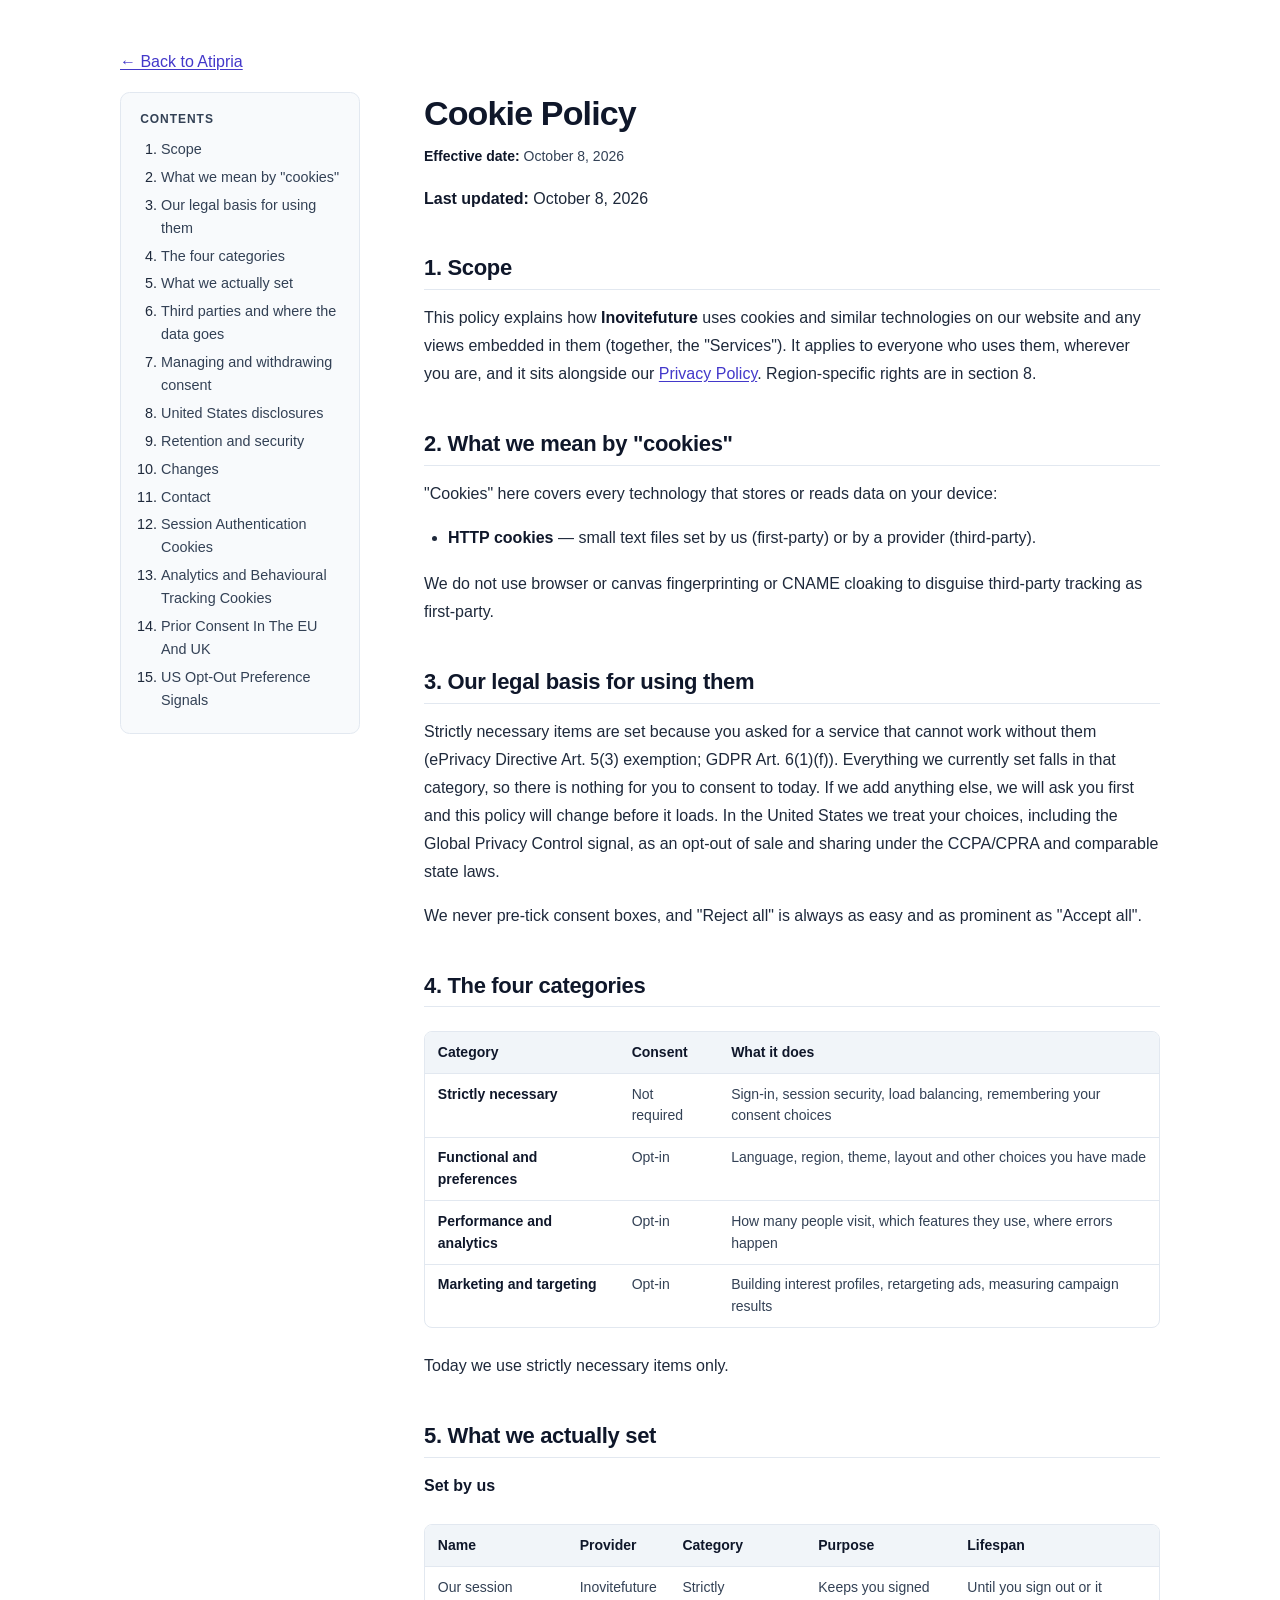
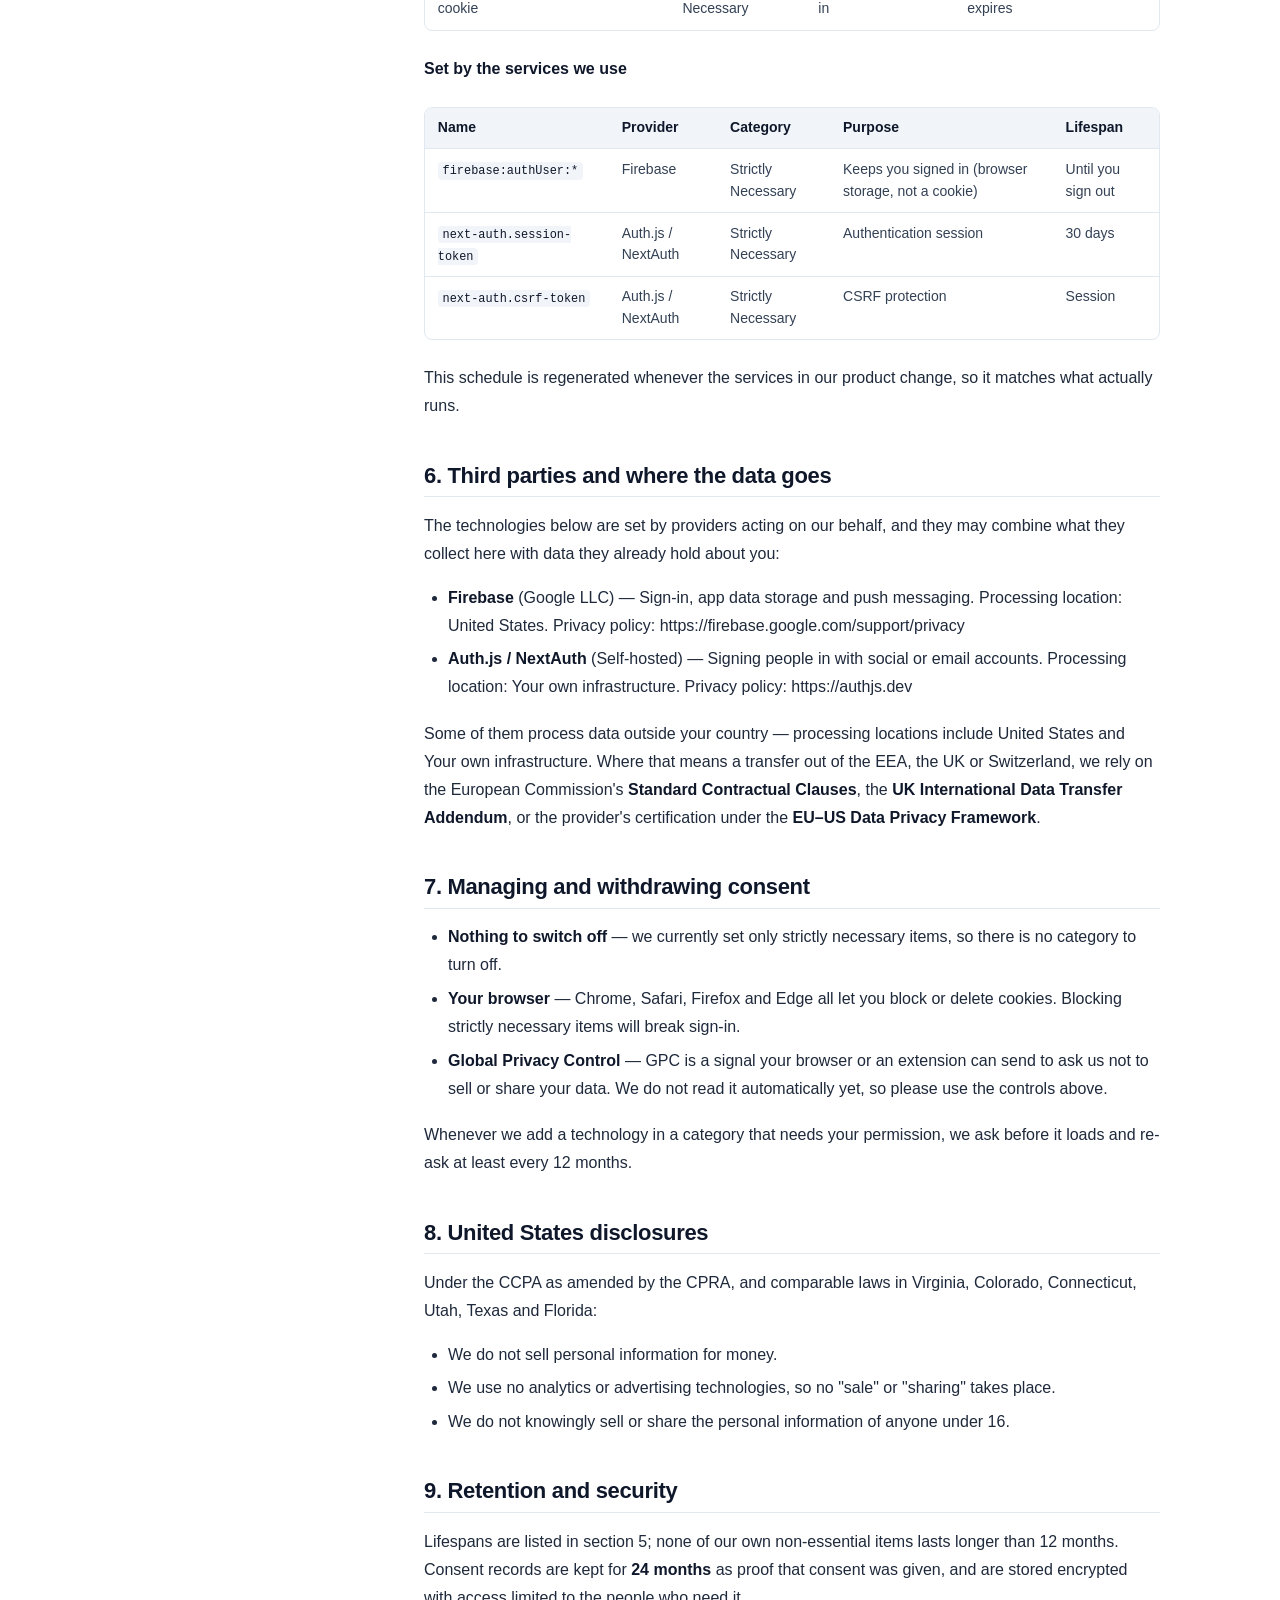
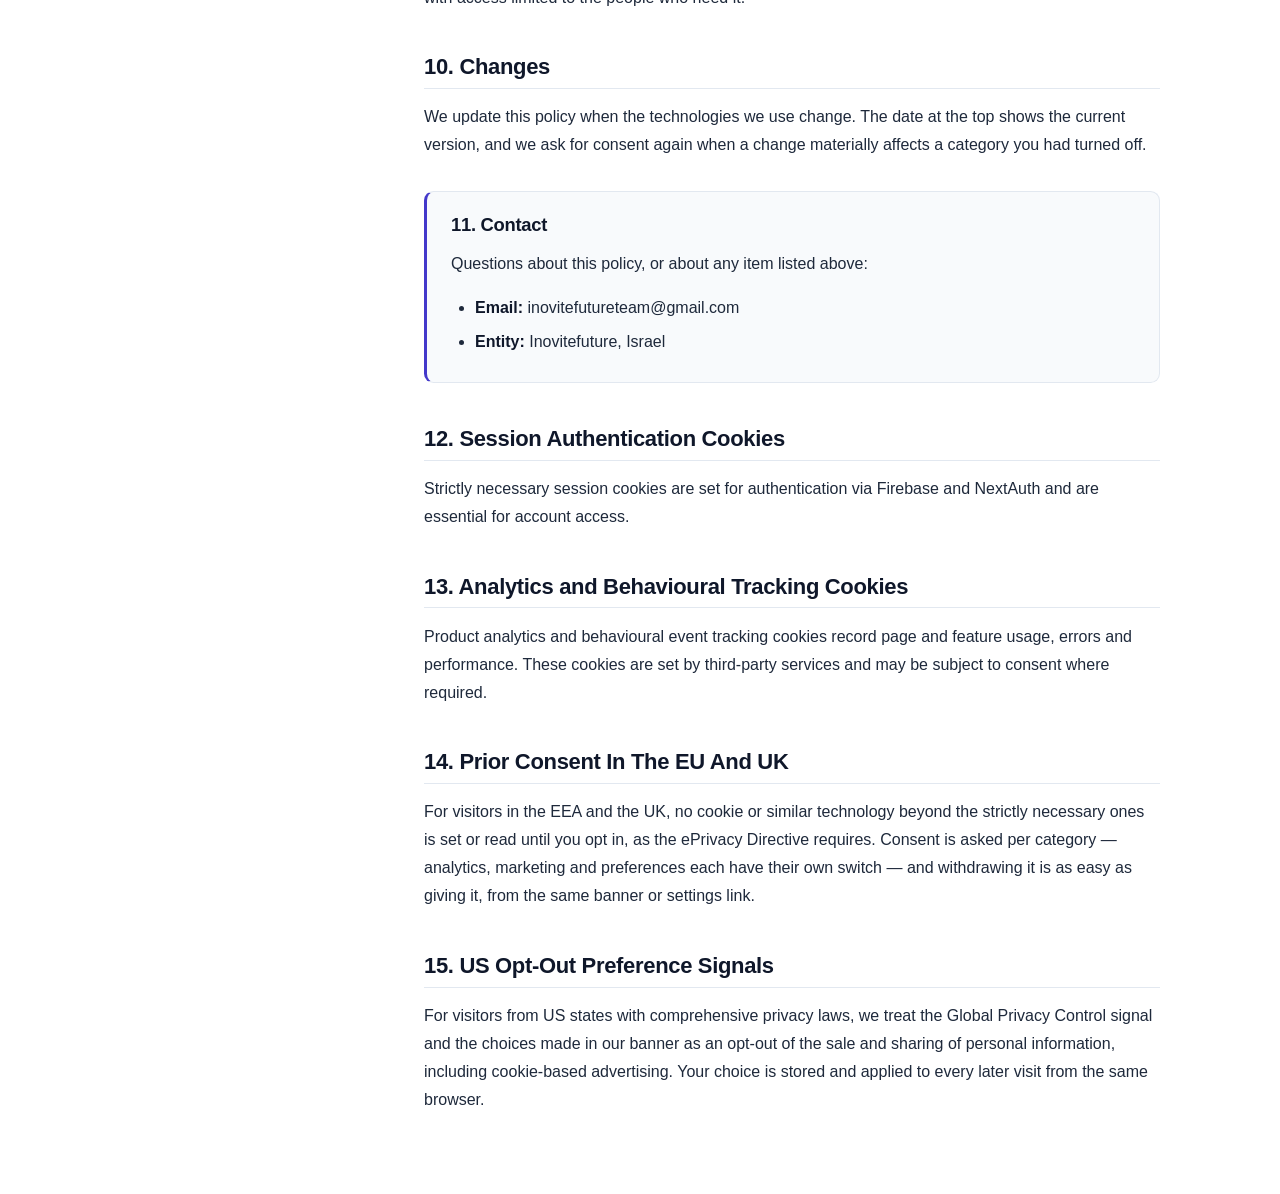
<file: Atipria Cookie Policy.html>
<!DOCTYPE html>

<html dir="ltr" lang="en">
<head>
<meta charset="utf-8"/>
<meta content="width=device-width, initial-scale=1" name="viewport"/>
<title>Cookie Policy | Atipria</title>
<style>
  html, body { margin: 0; background: #fff; }
  @media screen and (prefers-color-scheme: dark) { html, body { background: #0b1120; } }

  .legal-doc {
    font-family: -apple-system, BlinkMacSystemFont, "Segoe UI", Roboto, "Helvetica Neue", Arial, sans-serif;
    font-size: 1rem; line-height: 1.75; color: #1e293b; max-width: 46rem; margin: 0 auto;
    padding: 3rem 1.5rem 4rem; overflow-wrap: break-word;
  }
  .legal-doc * { box-sizing: border-box; }
  .legal-doc img { max-width: 100%; height: auto; }
  .legal-doc h1, .legal-doc h2, .legal-doc h3, .legal-doc h4 { color: #0f172a; line-height: 1.25; overflow-wrap: break-word; }
  .legal-doc h1 { font-size: 2.125rem; font-weight: 800; letter-spacing: -.025em; margin: 0 0 .6rem; }
  .legal-doc h1 + p { font-size: .875rem; color: #334155; }
  .legal-doc h2 { font-size: 1.375rem; font-weight: 700; letter-spacing: -.015em; margin: 2.6rem 0 .9rem; padding-bottom: .45rem; border-bottom: 1px solid #e2e8f0; }
  .legal-doc h3 { font-size: 1.125rem; font-weight: 700; margin: 1.8rem 0 .6rem; }
  .legal-doc h4 { font-size: 1rem; font-weight: 700; margin: 1.4rem 0 .5rem; }
  .legal-doc [id] { scroll-margin-top: 6rem; }
  .legal-doc p { margin: 0 0 1rem; }
  .legal-doc ul, .legal-doc ol { margin: 0 0 1.15rem; padding-inline-start: 1.5rem; }
  .legal-doc li { margin: .35rem 0; }
  .legal-doc a { color: #4338ca; text-decoration: underline; text-underline-offset: .15em; }
  .legal-doc strong { color: #0f172a; }
  .legal-doc .tablewrap { overflow-x: auto; margin: 1.5rem 0; border: 1px solid #e2e8f0; border-radius: .5rem; }
  .legal-doc table { border-collapse: collapse; width: 100%; margin: 0; font-size: .875rem; line-height: 1.55; }
  .legal-doc th, .legal-doc td { padding: .6rem .8rem; text-align: start; vertical-align: top; border-bottom: 1px solid #e2e8f0; }
  .legal-doc th { background: #f1f5f9; color: #0f172a; font-weight: 700; }
  .legal-doc td { color: #334155; }
  .legal-doc tbody tr:last-child td { border-bottom: none; }
  .legal-doc code { background: #f1f5f9; color: #0f172a; padding: .1rem .3rem; border-radius: .25rem; font-size: .85em; }
  .legal-doc hr { border: none; border-top: 1px solid #e2e8f0; margin: 2.5rem 0; }
  .legal-doc .callout { margin: 2rem 0; padding: 1.3rem 1.5rem; background: #f8fafc; border: 1px solid #e2e8f0; border-inline-start: 3px solid #4338ca; border-radius: .6rem; }
  .legal-doc .callout h2 { margin-top: 0; border-bottom: none; padding-bottom: 0; font-size: 1.15rem; }
  .legal-doc .callout > :last-child { margin-bottom: 0; }
  .legal-doc .toc { padding: 1rem 1.2rem; margin: 0 0 2rem; border: 1px solid #e2e8f0; border-radius: .6rem; background: #f8fafc; }
  .legal-doc .toc-title { font-size: .75rem; font-weight: 700; text-transform: uppercase; letter-spacing: .08em; color: #334155; margin-bottom: .5rem; }
  .legal-doc .toc ol { margin: 0; padding-inline-start: 1.3rem; font-size: .9rem; line-height: 1.6; }
  .legal-doc .toc li { margin: .3rem 0; }
  .legal-doc .toc a { color: #334155; text-decoration: none; }
  .legal-doc .toc a:hover { color: #4338ca; text-decoration: underline; }

  @media (max-width: 640px) {
    .legal-doc { padding: 2rem 1.1rem 3rem; }
  }

  @media print {
    .legal-doc { max-width: 100%; padding: 0; color: #000; }
    .legal-doc .toc { display: none; }
    .legal-doc a { color: inherit; }
    .legal-doc h1, .legal-doc h2, .legal-doc h3, .legal-doc h4 { break-after: avoid; color: #000; }
    .legal-doc .tablewrap { overflow: visible; }
    .legal-doc table, .legal-doc tr, .legal-doc li, .legal-doc .callout { break-inside: avoid; }
    .legal-doc p { orphans: 3; widows: 3; }
  }

  @media screen and (prefers-color-scheme: dark) {
    .legal-doc { color: #e2e8f0; color-scheme: dark; }
    .legal-doc h1, .legal-doc h2, .legal-doc h3, .legal-doc h4, .legal-doc strong { color: #f8fafc; }
    .legal-doc h1 + p { color: #cbd5e1; }
    .legal-doc h2 { border-bottom-color: #243146; }
    .legal-doc a { color: #a5b4fc; }
    .legal-doc .tablewrap { border-color: #243146; }
    .legal-doc th, .legal-doc td { border-bottom-color: #243146; }
    .legal-doc th { background: #1e293b; color: #f8fafc; }
    .legal-doc td { color: #cbd5e1; }
    .legal-doc code { background: #1e293b; color: #f8fafc; }
    .legal-doc hr { border-top-color: #243146; }
    .legal-doc .callout, .legal-doc .toc { background: #111a2e; border-color: #243146; }
    .legal-doc .callout { border-inline-start-color: #a5b4fc; }
    .legal-doc .toc-title, .legal-doc .toc a { color: #cbd5e1; }
    .legal-doc .toc a:hover { color: #a5b4fc; }
  }

  @media (min-width: 75rem) {
    .legal-doc:has(.page) { max-width: calc(46rem + 19rem); }
    .legal-doc:has(.page) .page { display: grid; grid-template-columns: 15rem minmax(0, 1fr); gap: 4rem; align-items: start; }
    .legal-doc:has(.page) .toc { position: sticky; top: 2rem; max-height: calc(100vh - 4rem); max-height: calc(100dvh - 4rem); overflow: auto; margin: 0; }
  }
</style>
<meta content="Learn how Atipria uses cookies and similar technologies and how you can manage your preferences." name="description"/><meta content="index, follow" name="robots"/><link href="https://inovitefuturecompany.github.io/Atipria/Atipria%20Cookie%20Policy.html" rel="canonical"/><meta content="website" property="og:type"/><meta content="Atipria" property="og:site_name"/><meta content="Cookie Policy | Atipria" property="og:title"/><meta content="Learn how Atipria uses cookies and similar technologies and how you can manage your preferences." property="og:description"/><meta content="https://inovitefuturecompany.github.io/Atipria/Atipria%20Cookie%20Policy.html" property="og:url"/><meta content="https://inovitefuturecompany.github.io/Atipria/Data/webdesign/Bg%20for%20atipria.png" property="og:image"/><meta content="1535" property="og:image:width"/><meta content="1024" property="og:image:height"/><meta content="summary_large_image" name="twitter:card"/><meta content="Cookie Policy | Atipria" name="twitter:title"/><meta content="Learn how Atipria uses cookies and similar technologies and how you can manage your preferences." name="twitter:description"/><meta content="https://inovitefuturecompany.github.io/Atipria/Data/webdesign/Bg%20for%20atipria.png" name="twitter:image"/></head>
<body>
<main>
<article class="legal-doc">
<p><a href="index.html">← Back to Atipria</a></p>
<div class="page">
<nav aria-label="Contents" class="toc">
<div class="toc-title">Contents</div>
<ol>
<li><a href="#scope">Scope</a></li>
<li><a href="#what-we-mean-by-cookies">What we mean by "cookies"</a></li>
<li><a href="#our-legal-basis-for-using-them">Our legal basis for using them</a></li>
<li><a href="#the-four-categories">The four categories</a></li>
<li><a href="#what-we-actually-set">What we actually set</a></li>
<li><a href="#third-parties-and-where-the-data-goes">Third parties and where the data goes</a></li>
<li><a href="#managing-and-withdrawing-consent">Managing and withdrawing consent</a></li>
<li><a href="#united-states-disclosures">United States disclosures</a></li>
<li><a href="#retention-and-security">Retention and security</a></li>
<li><a href="#changes">Changes</a></li>
<li><a href="#contact">Contact</a></li>
<li><a href="#session-authentication-cookies">Session Authentication Cookies</a></li>
<li><a href="#analytics-and-behavioural-tracking-cookies">Analytics and Behavioural Tracking Cookies</a></li>
<li><a href="#prior-consent-in-the-eu-and-uk">Prior Consent In The EU And UK</a></li>
<li><a href="#us-opt-out-preference-signals">US Opt-Out Preference Signals</a></li>
</ol>
</nav>
<div class="body">
<div>
<h1>Cookie Policy</h1>
<p><strong>Effective date:</strong> October 8, 2026</p>
<p><strong>Last updated:</strong> October 8, 2026</p>
<h2 id="scope">1. Scope</h2>
<p>This policy explains how <strong>Inovitefuture</strong> uses cookies and similar technologies on our website and any views embedded in them (together, the "Services"). It applies to everyone who uses them, wherever you are, and it sits alongside our <a href="Atipria%20Privacy%20Policy.html" rel="noopener noreferrer">Privacy Policy</a>. Region-specific rights are in section 8.</p>
<h2 id="what-we-mean-by-cookies">2. What we mean by "cookies"</h2>
<p>"Cookies" here covers every technology that stores or reads data on your device:</p>
<ul>
<li><strong>HTTP cookies</strong> — small text files set by us (first-party) or by a provider (third-party).</li>
</ul>
<p>We do not use browser or canvas fingerprinting or CNAME cloaking to disguise third-party tracking as first-party.</p>
<h2 id="our-legal-basis-for-using-them">3. Our legal basis for using them</h2>
<p>Strictly necessary items are set because you asked for a service that cannot work without them (ePrivacy Directive Art. 5(3) exemption; GDPR Art. 6(1)(f)). Everything we currently set falls in that category, so there is nothing for you to consent to today. If we add anything else, we will ask you first and this policy will change before it loads. In the United States we treat your choices, including the Global Privacy Control signal, as an opt-out of sale and sharing under the CCPA/CPRA and comparable state laws.</p>
<p>We never pre-tick consent boxes, and "Reject all" is always as easy and as prominent as "Accept all".</p>
<h2 id="the-four-categories">4. The four categories</h2>
<div class="tablewrap">
<table>
<thead>
<tr>
<th scope="col">Category</th>
<th scope="col">Consent</th>
<th scope="col">What it does</th>
</tr>
</thead>
<tbody>
<tr><td><strong>Strictly necessary</strong></td><td>Not required</td><td>Sign-in, session security, load balancing, remembering your consent choices</td></tr>
<tr><td><strong>Functional and preferences</strong></td><td>Opt-in</td><td>Language, region, theme, layout and other choices you have made</td></tr>
<tr><td><strong>Performance and analytics</strong></td><td>Opt-in</td><td>How many people visit, which features they use, where errors happen</td></tr>
<tr><td><strong>Marketing and targeting</strong></td><td>Opt-in</td><td>Building interest profiles, retargeting ads, measuring campaign results</td></tr>
</tbody>
</table>
</div>
<p>Today we use strictly necessary items only.</p>
<h2 id="what-we-actually-set">5. What we actually set</h2>
<p><strong>Set by us</strong></p>
<div class="tablewrap">
<table>
<thead>
<tr>
<th scope="col">Name</th>
<th scope="col">Provider</th>
<th scope="col">Category</th>
<th scope="col">Purpose</th>
<th scope="col">Lifespan</th>
</tr>
</thead>
<tbody>
<tr><td>Our session cookie</td><td>Inovitefuture</td><td>Strictly Necessary</td><td>Keeps you signed in</td><td>Until you sign out or it expires</td></tr>
</tbody>
</table>
</div>
<p><strong>Set by the services we use</strong></p>
<div class="tablewrap">
<table>
<thead>
<tr>
<th scope="col">Name</th>
<th scope="col">Provider</th>
<th scope="col">Category</th>
<th scope="col">Purpose</th>
<th scope="col">Lifespan</th>
</tr>
</thead>
<tbody>
<tr><td><code>firebase:authUser:*</code></td><td>Firebase</td><td>Strictly Necessary</td><td>Keeps you signed in (browser storage, not a cookie)</td><td>Until you sign out</td></tr>
<tr><td><code>next-auth.session-token</code></td><td>Auth.js / NextAuth</td><td>Strictly Necessary</td><td>Authentication session</td><td>30 days</td></tr>
<tr><td><code>next-auth.csrf-token</code></td><td>Auth.js / NextAuth</td><td>Strictly Necessary</td><td>CSRF protection</td><td>Session</td></tr>
</tbody>
</table>
</div>
<p>This schedule is regenerated whenever the services in our product change, so it matches what actually runs.</p>
<h2 id="third-parties-and-where-the-data-goes">6. Third parties and where the data goes</h2>
<p>The technologies below are set by providers acting on our behalf, and they may combine what they collect here with data they already hold about you:</p>
<ul>
<li><strong>Firebase</strong> (Google LLC) — Sign-in, app data storage and push messaging. Processing location: United States. Privacy policy: https://firebase.google.com/support/privacy</li>
<li><strong>Auth.js / NextAuth</strong> (Self-hosted) — Signing people in with social or email accounts. Processing location: Your own infrastructure. Privacy policy: https://authjs.dev</li>
</ul>
<p>Some of them process data outside your country — processing locations include United States and Your own infrastructure. Where that means a transfer out of the EEA, the UK or Switzerland, we rely on the European Commission's <strong>Standard Contractual Clauses</strong>, the <strong>UK International Data Transfer Addendum</strong>, or the provider's certification under the <strong>EU–US Data Privacy Framework</strong>.</p>
<h2 id="managing-and-withdrawing-consent">7. Managing and withdrawing consent</h2>
<ul>
<li><strong>Nothing to switch off</strong> — we currently set only strictly necessary items, so there is no category to turn off.</li>
<li><strong>Your browser</strong> — Chrome, Safari, Firefox and Edge all let you block or delete cookies. Blocking strictly necessary items will break sign-in.</li>
<li><strong>Global Privacy Control</strong> — GPC is a signal your browser or an extension can send to ask us not to sell or share your data. We do not read it automatically yet, so please use the controls above.</li>
</ul>
<p>Whenever we add a technology in a category that needs your permission, we ask before it loads and re-ask at least every 12 months.</p>
<h2 id="united-states-disclosures">8. United States disclosures</h2>
<p>Under the CCPA as amended by the CPRA, and comparable laws in Virginia, Colorado, Connecticut, Utah, Texas and Florida:</p>
<ul>
<li>We do not sell personal information for money.</li>
<li>We use no analytics or advertising technologies, so no "sale" or "sharing" takes place.</li>
<li>We do not knowingly sell or share the personal information of anyone under 16.</li>
</ul>
<h2 id="retention-and-security">9. Retention and security</h2>
<p>Lifespans are listed in section 5; none of our own non-essential items lasts longer than 12 months. Consent records are kept for <strong>24 months</strong> as proof that consent was given, and are stored encrypted with access limited to the people who need it.</p>
<h2 id="changes">10. Changes</h2>
<p>We update this policy when the technologies we use change. The date at the top shows the current version, and we ask for consent again when a change materially affects a category you had turned off.</p>
<section class="callout">
<h2 id="contact">11. Contact</h2>
<p>Questions about this policy, or about any item listed above:</p>
<ul>
<li><strong>Email:</strong> inovitefutureteam@gmail.com</li>
<li><strong>Entity:</strong> Inovitefuture, Israel</li>
</ul>
</section>
<h2 id="session-authentication-cookies">12. Session Authentication Cookies</h2>
<p>Strictly necessary session cookies are set for authentication via Firebase and NextAuth and are essential for account access.</p>
<h2 id="analytics-and-behavioural-tracking-cookies">13. Analytics and Behavioural Tracking Cookies</h2>
<p>Product analytics and behavioural event tracking cookies record page and feature usage, errors and performance. These cookies are set by third‑party services and may be subject to consent where required.</p>
<h2 id="prior-consent-in-the-eu-and-uk">14. Prior Consent In The EU And UK</h2>
<p>For visitors in the EEA and the UK, no cookie or similar technology beyond the strictly necessary ones is set or read until you opt in, as the ePrivacy Directive requires. Consent is asked per category — analytics, marketing and preferences each have their own switch — and withdrawing it is as easy as giving it, from the same banner or settings link.</p>
<h2 id="us-opt-out-preference-signals">15. US Opt-Out Preference Signals</h2>
<p>For visitors from US states with comprehensive privacy laws, we treat the Global Privacy Control signal and the choices made in our banner as an opt-out of the sale and sharing of personal information, including cookie-based advertising. Your choice is stored and applied to every later visit from the same browser.</p>
</div>
</div>
</div>
</article>
</main>
</body>
</html>
</file>
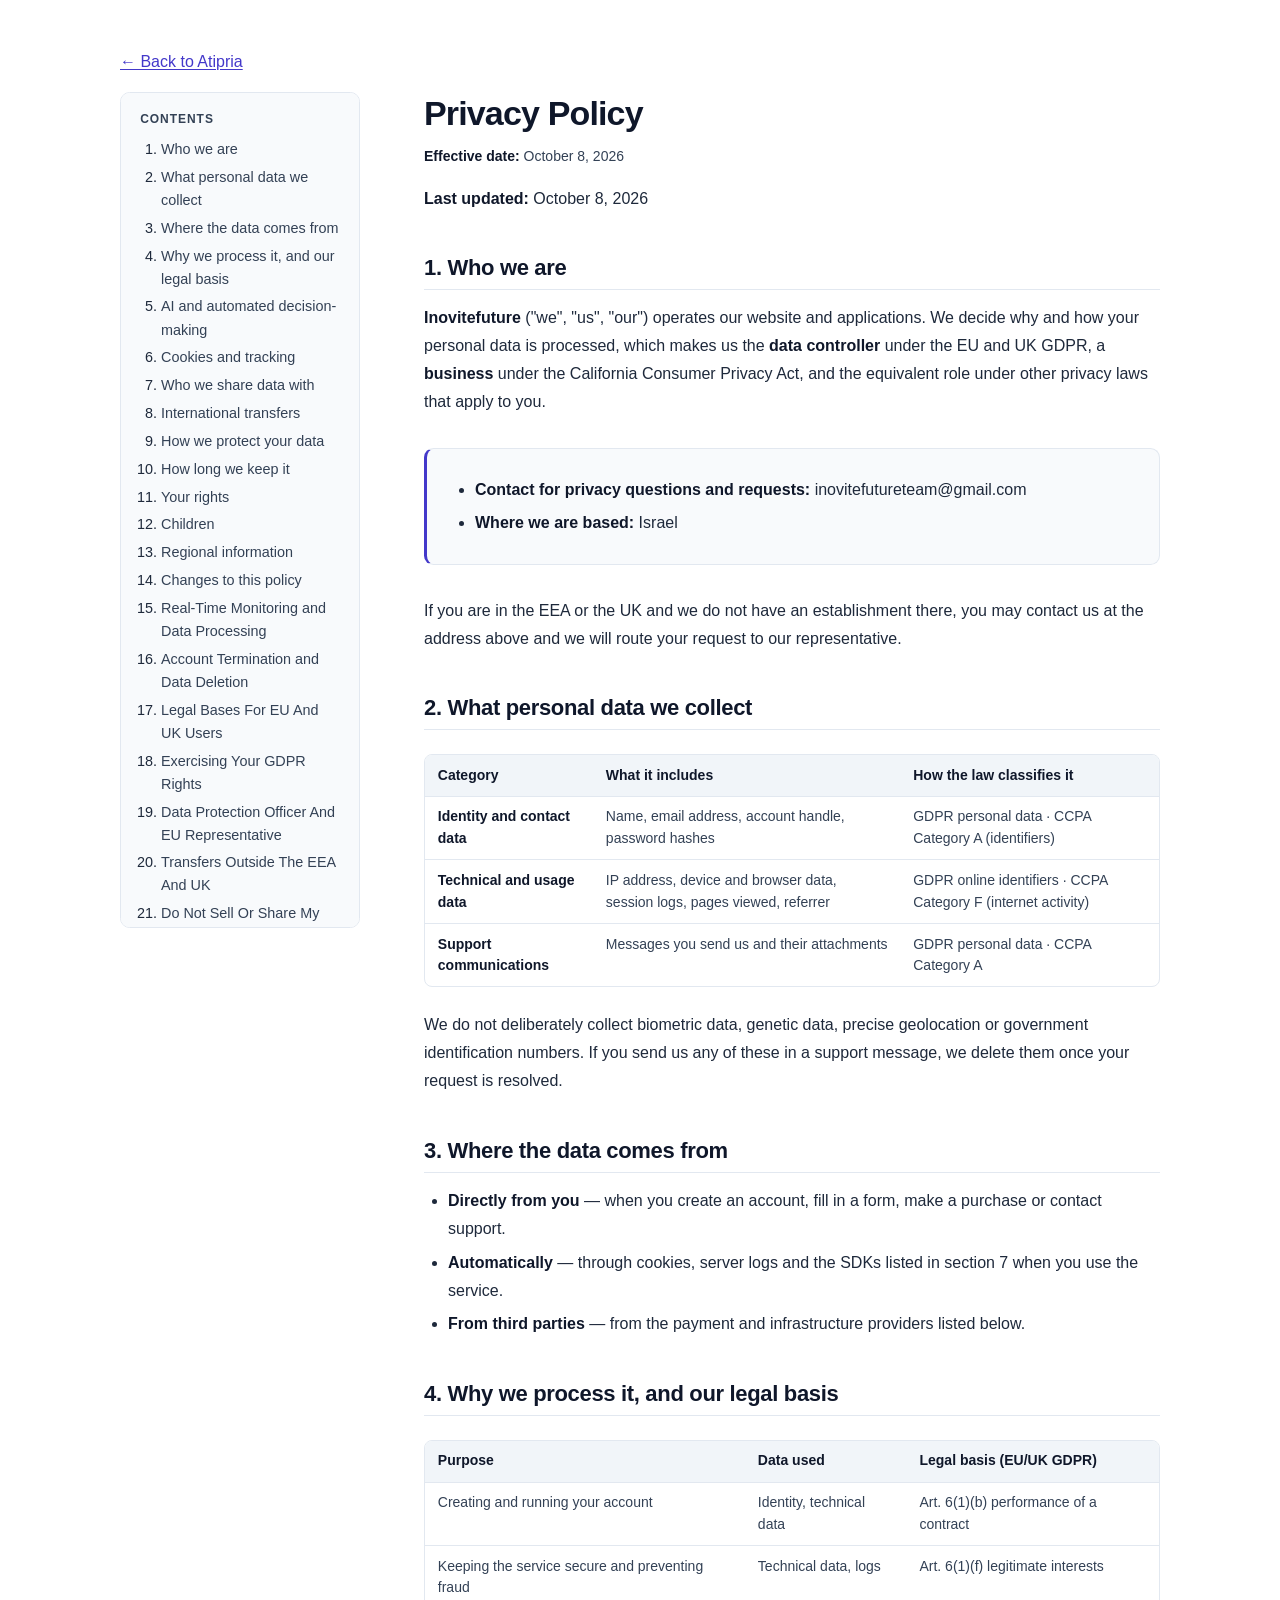
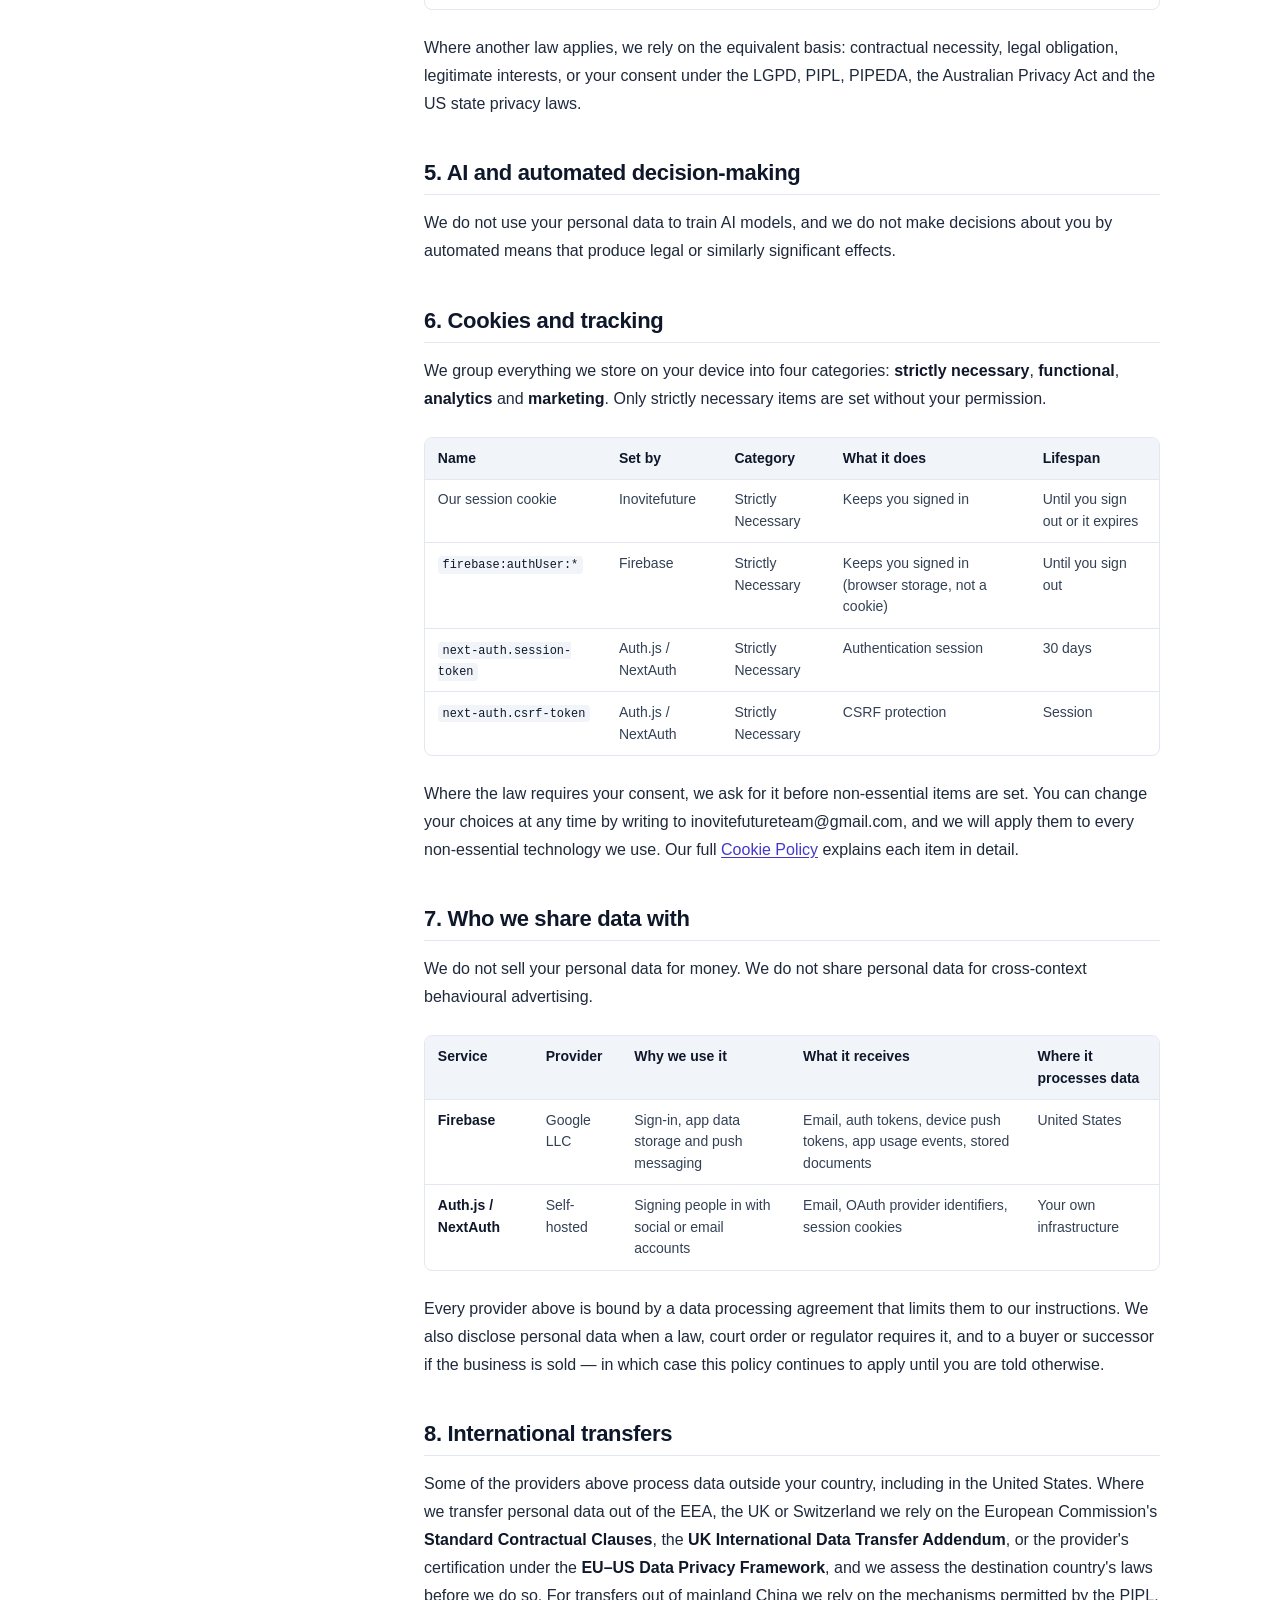
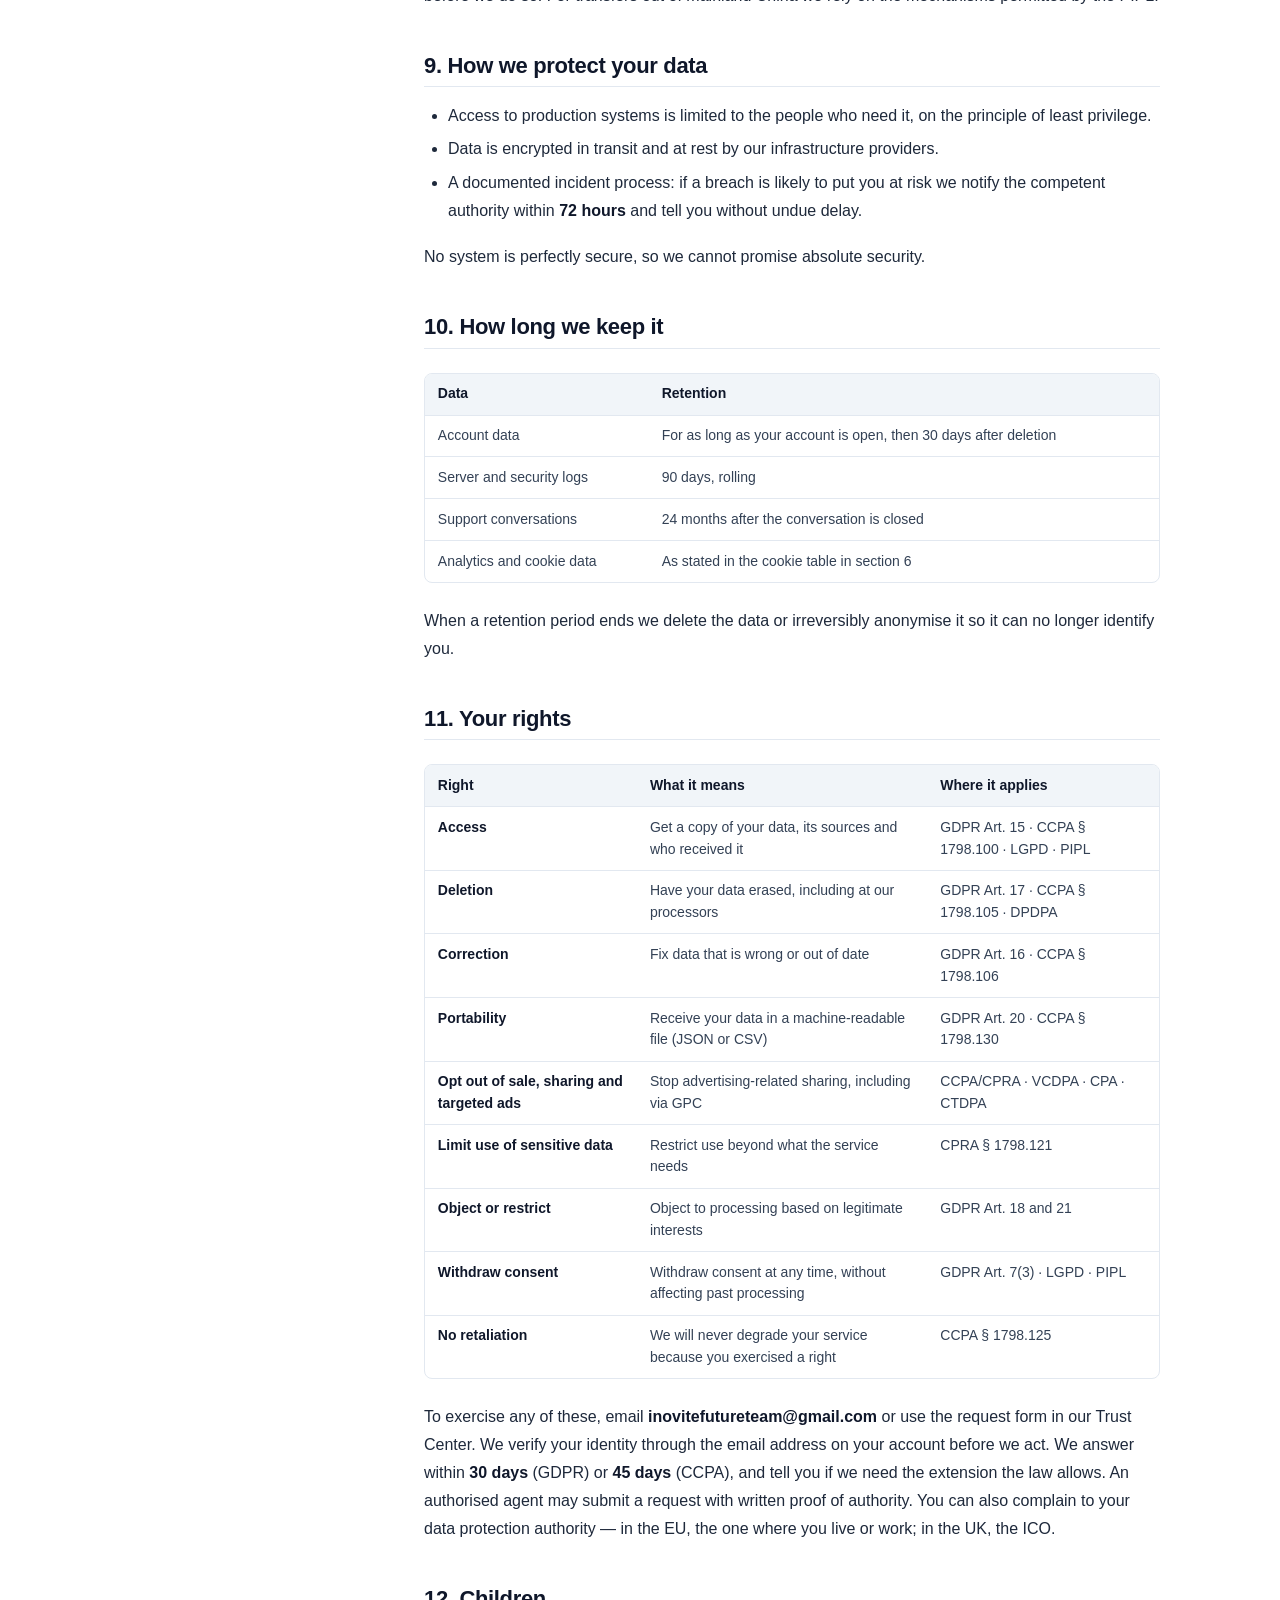
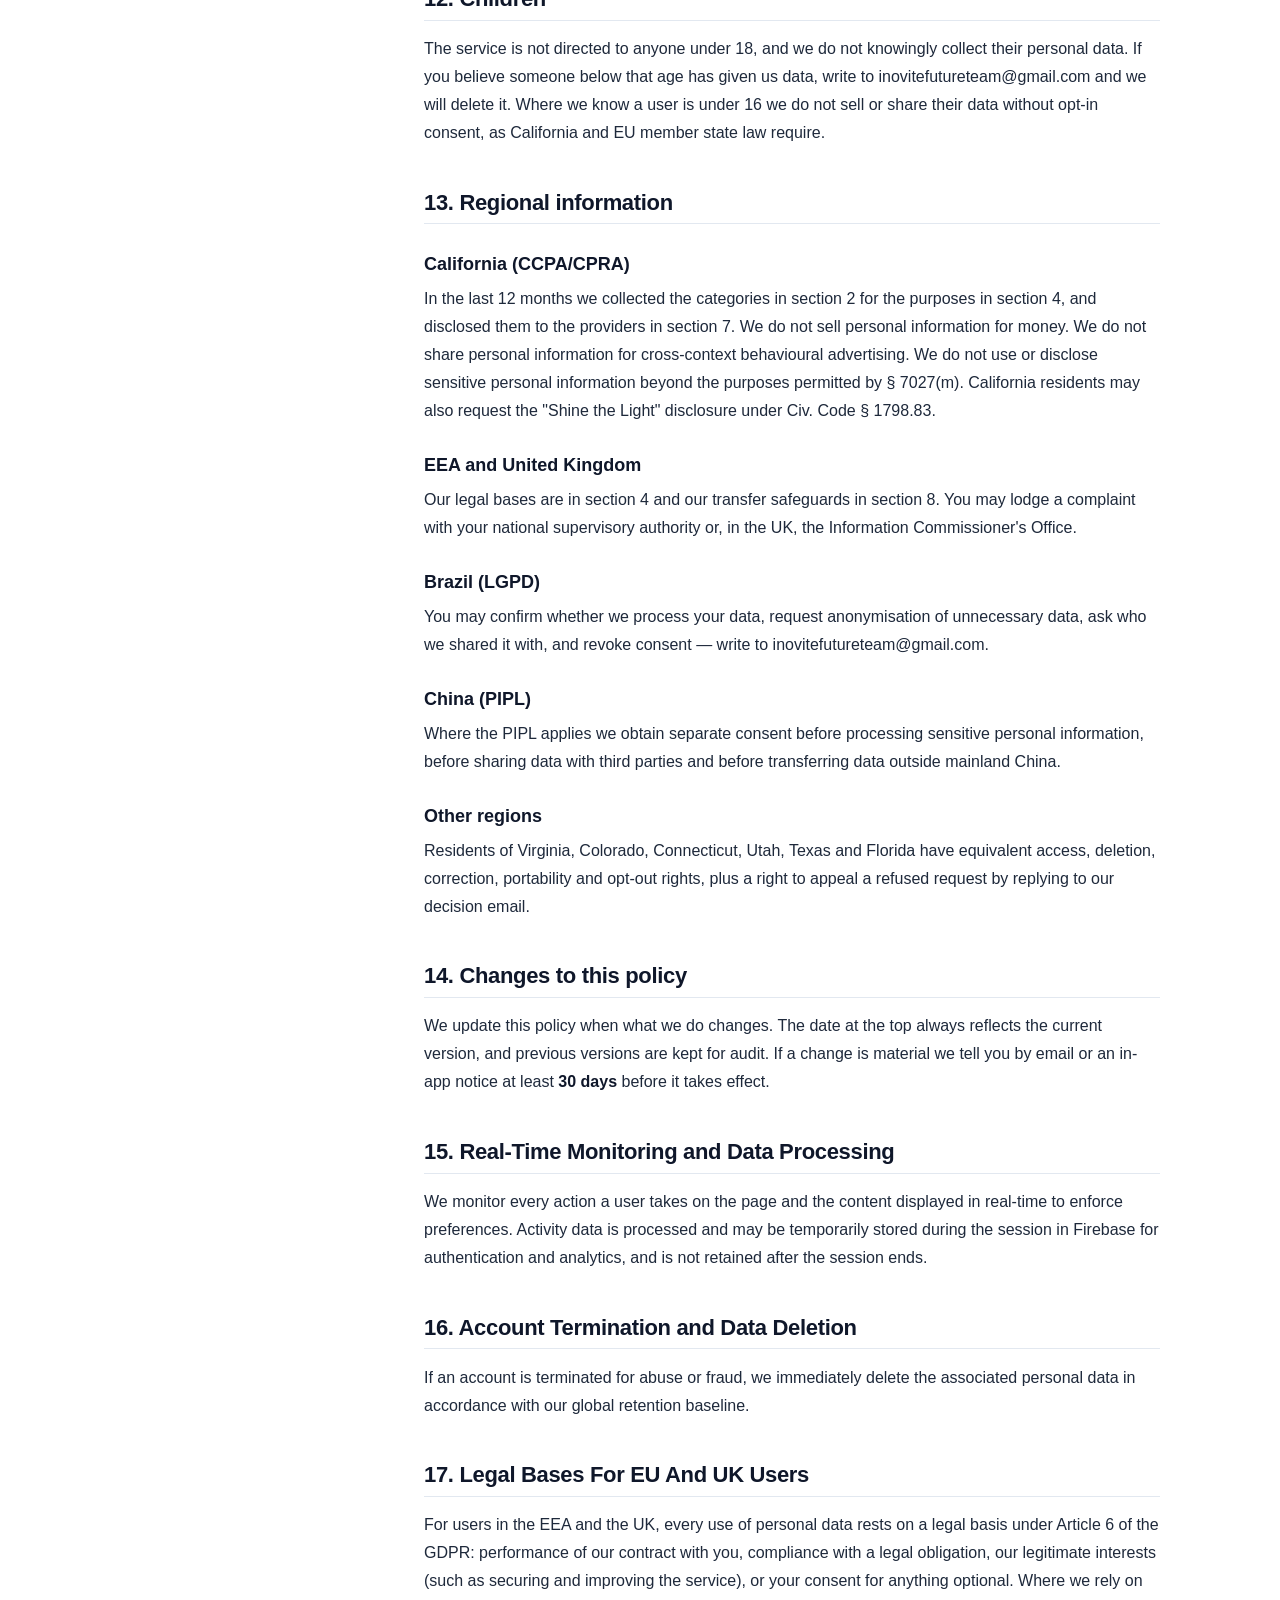
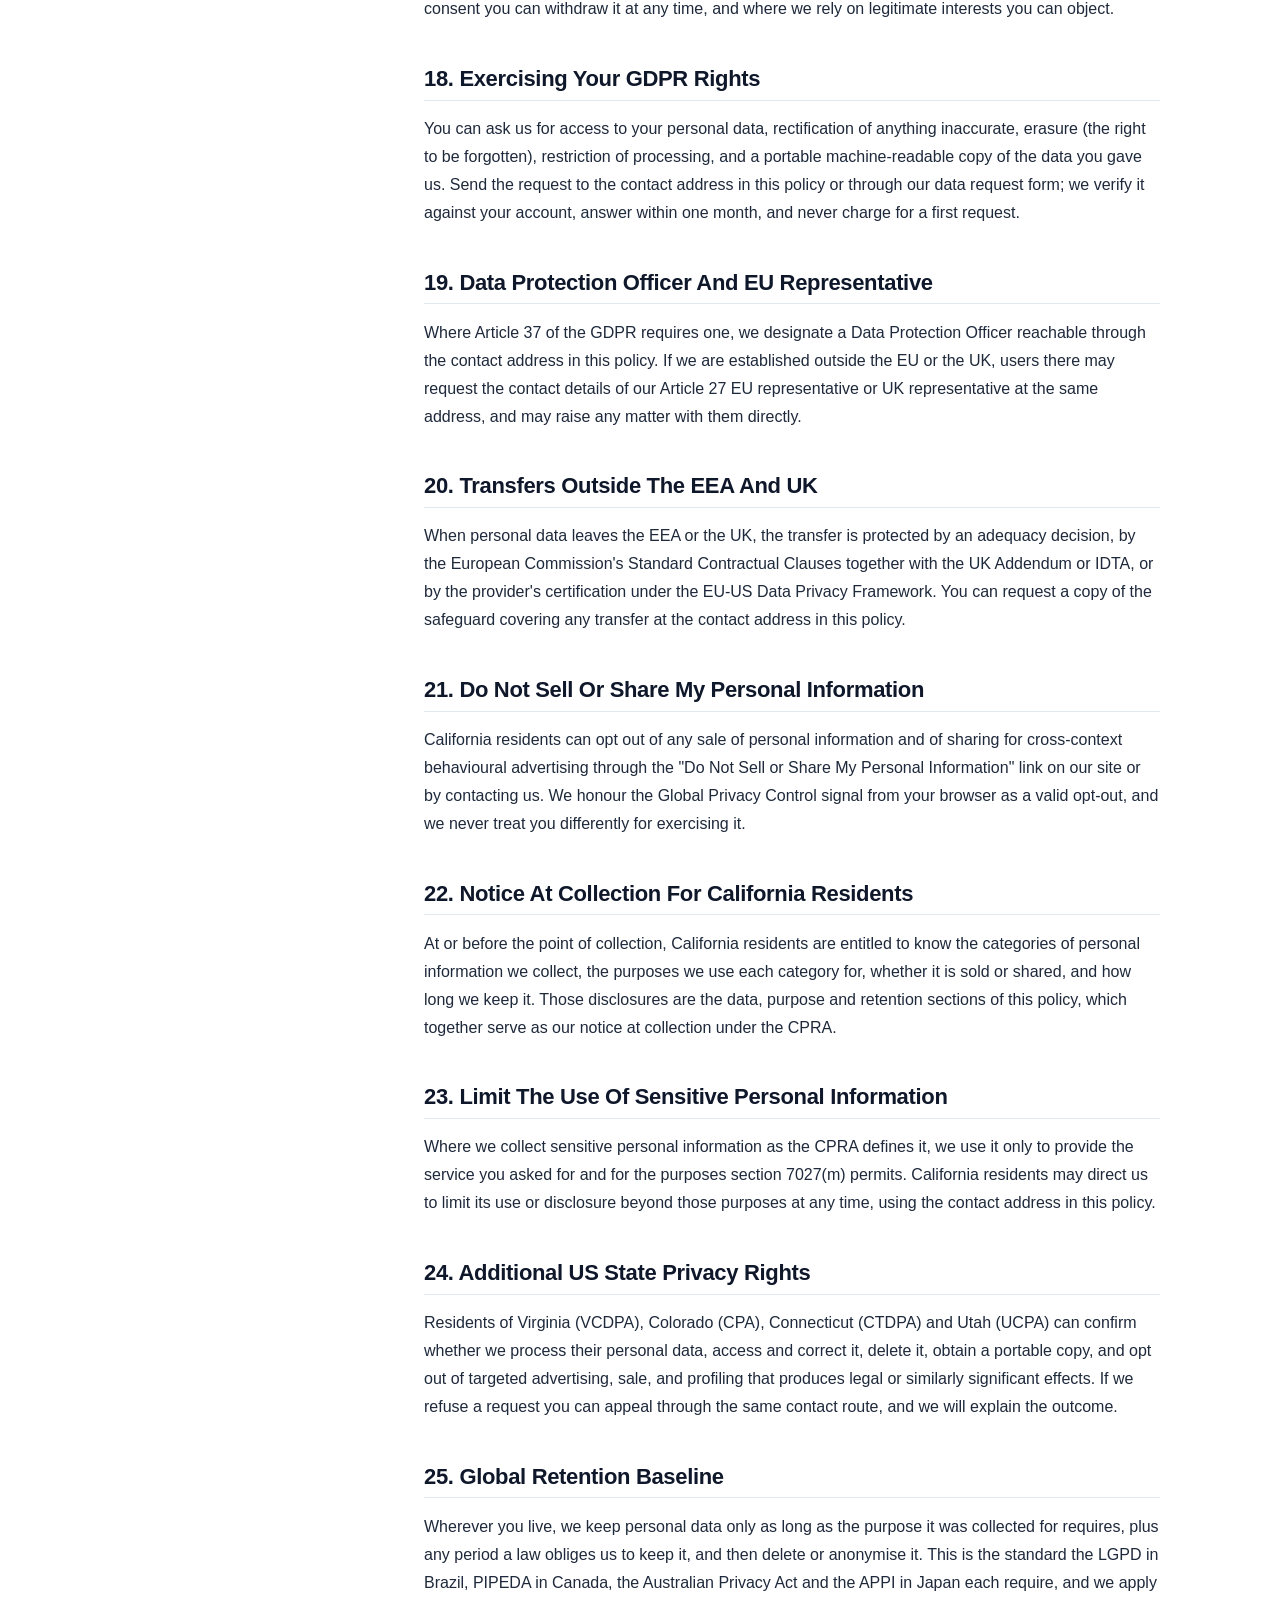
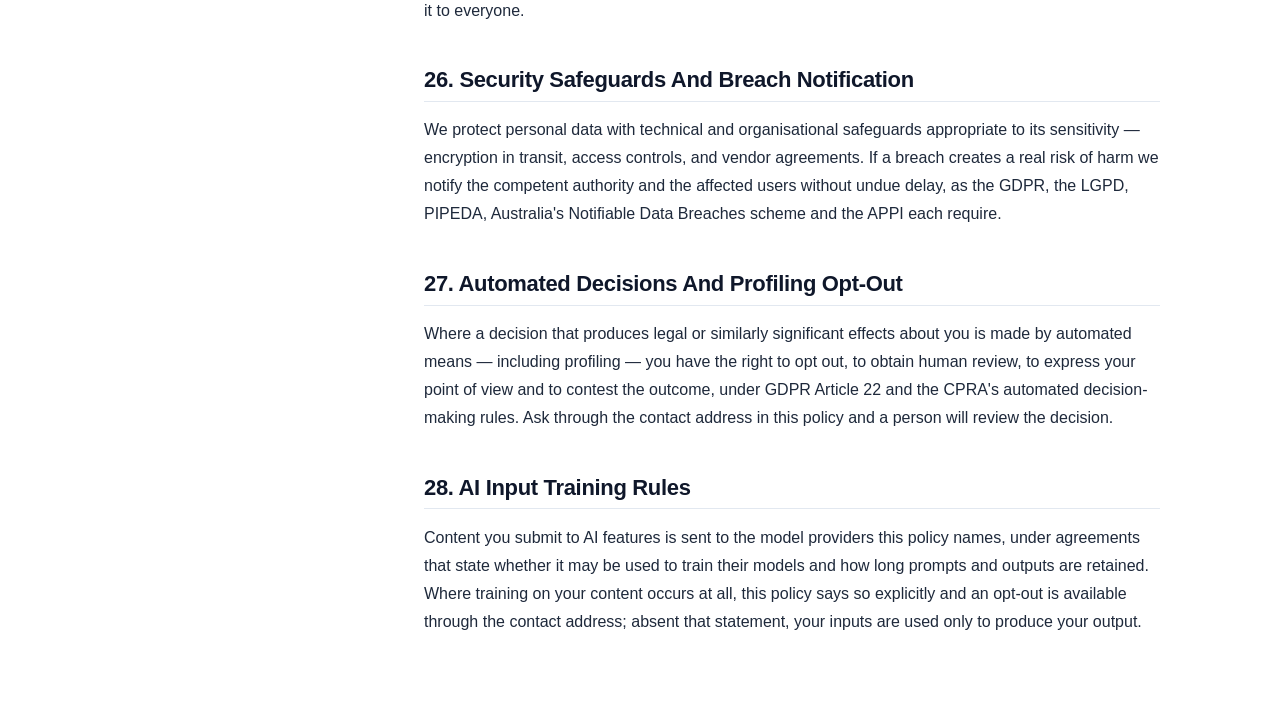
<file: Atipria Privacy Policy.html>
<!DOCTYPE html>

<html dir="ltr" lang="en">
<head>
<meta charset="utf-8"/>
<meta content="width=device-width, initial-scale=1" name="viewport"/>
<title>Privacy Policy | Atipria</title>
<style>
  html, body { margin: 0; background: #fff; }
  @media screen and (prefers-color-scheme: dark) { html, body { background: #0b1120; } }

  .legal-doc {
    font-family: -apple-system, BlinkMacSystemFont, "Segoe UI", Roboto, "Helvetica Neue", Arial, sans-serif;
    font-size: 1rem; line-height: 1.75; color: #1e293b; max-width: 46rem; margin: 0 auto;
    padding: 3rem 1.5rem 4rem; overflow-wrap: break-word;
  }
  .legal-doc * { box-sizing: border-box; }
  .legal-doc img { max-width: 100%; height: auto; }
  .legal-doc h1, .legal-doc h2, .legal-doc h3, .legal-doc h4 { color: #0f172a; line-height: 1.25; overflow-wrap: break-word; }
  .legal-doc h1 { font-size: 2.125rem; font-weight: 800; letter-spacing: -.025em; margin: 0 0 .6rem; }
  .legal-doc h1 + p { font-size: .875rem; color: #334155; }
  .legal-doc h2 { font-size: 1.375rem; font-weight: 700; letter-spacing: -.015em; margin: 2.6rem 0 .9rem; padding-bottom: .45rem; border-bottom: 1px solid #e2e8f0; }
  .legal-doc h3 { font-size: 1.125rem; font-weight: 700; margin: 1.8rem 0 .6rem; }
  .legal-doc h4 { font-size: 1rem; font-weight: 700; margin: 1.4rem 0 .5rem; }
  .legal-doc [id] { scroll-margin-top: 6rem; }
  .legal-doc p { margin: 0 0 1rem; }
  .legal-doc ul, .legal-doc ol { margin: 0 0 1.15rem; padding-inline-start: 1.5rem; }
  .legal-doc li { margin: .35rem 0; }
  .legal-doc a { color: #4338ca; text-decoration: underline; text-underline-offset: .15em; }
  .legal-doc strong { color: #0f172a; }
  .legal-doc .tablewrap { overflow-x: auto; margin: 1.5rem 0; border: 1px solid #e2e8f0; border-radius: .5rem; }
  .legal-doc table { border-collapse: collapse; width: 100%; margin: 0; font-size: .875rem; line-height: 1.55; }
  .legal-doc th, .legal-doc td { padding: .6rem .8rem; text-align: start; vertical-align: top; border-bottom: 1px solid #e2e8f0; }
  .legal-doc th { background: #f1f5f9; color: #0f172a; font-weight: 700; }
  .legal-doc td { color: #334155; }
  .legal-doc tbody tr:last-child td { border-bottom: none; }
  .legal-doc code { background: #f1f5f9; color: #0f172a; padding: .1rem .3rem; border-radius: .25rem; font-size: .85em; }
  .legal-doc hr { border: none; border-top: 1px solid #e2e8f0; margin: 2.5rem 0; }
  .legal-doc .callout { margin: 2rem 0; padding: 1.3rem 1.5rem; background: #f8fafc; border: 1px solid #e2e8f0; border-inline-start: 3px solid #4338ca; border-radius: .6rem; }
  .legal-doc .callout h2 { margin-top: 0; border-bottom: none; padding-bottom: 0; font-size: 1.15rem; }
  .legal-doc .callout > :last-child { margin-bottom: 0; }
  .legal-doc .toc { padding: 1rem 1.2rem; margin: 0 0 2rem; border: 1px solid #e2e8f0; border-radius: .6rem; background: #f8fafc; }
  .legal-doc .toc-title { font-size: .75rem; font-weight: 700; text-transform: uppercase; letter-spacing: .08em; color: #334155; margin-bottom: .5rem; }
  .legal-doc .toc ol { margin: 0; padding-inline-start: 1.3rem; font-size: .9rem; line-height: 1.6; }
  .legal-doc .toc li { margin: .3rem 0; }
  .legal-doc .toc a { color: #334155; text-decoration: none; }
  .legal-doc .toc a:hover { color: #4338ca; text-decoration: underline; }

  @media (max-width: 640px) {
    .legal-doc { padding: 2rem 1.1rem 3rem; }
  }

  @media print {
    .legal-doc { max-width: 100%; padding: 0; color: #000; }
    .legal-doc .toc { display: none; }
    .legal-doc a { color: inherit; }
    .legal-doc h1, .legal-doc h2, .legal-doc h3, .legal-doc h4 { break-after: avoid; color: #000; }
    .legal-doc .tablewrap { overflow: visible; }
    .legal-doc table, .legal-doc tr, .legal-doc li, .legal-doc .callout { break-inside: avoid; }
    .legal-doc p { orphans: 3; widows: 3; }
  }

  @media screen and (prefers-color-scheme: dark) {
    .legal-doc { color: #e2e8f0; color-scheme: dark; }
    .legal-doc h1, .legal-doc h2, .legal-doc h3, .legal-doc h4, .legal-doc strong { color: #f8fafc; }
    .legal-doc h1 + p { color: #cbd5e1; }
    .legal-doc h2 { border-bottom-color: #243146; }
    .legal-doc a { color: #a5b4fc; }
    .legal-doc .tablewrap { border-color: #243146; }
    .legal-doc th, .legal-doc td { border-bottom-color: #243146; }
    .legal-doc th { background: #1e293b; color: #f8fafc; }
    .legal-doc td { color: #cbd5e1; }
    .legal-doc code { background: #1e293b; color: #f8fafc; }
    .legal-doc hr { border-top-color: #243146; }
    .legal-doc .callout, .legal-doc .toc { background: #111a2e; border-color: #243146; }
    .legal-doc .callout { border-inline-start-color: #a5b4fc; }
    .legal-doc .toc-title, .legal-doc .toc a { color: #cbd5e1; }
    .legal-doc .toc a:hover { color: #a5b4fc; }
  }

  @media (min-width: 75rem) {
    .legal-doc:has(.page) { max-width: calc(46rem + 19rem); }
    .legal-doc:has(.page) .page { display: grid; grid-template-columns: 15rem minmax(0, 1fr); gap: 4rem; align-items: start; }
    .legal-doc:has(.page) .toc { position: sticky; top: 2rem; max-height: calc(100vh - 4rem); max-height: calc(100dvh - 4rem); overflow: auto; margin: 0; }
  }
</style>
<meta content="Read how Atipria handles personal information, data processing, privacy and security." name="description"/><meta content="index, follow" name="robots"/><link href="https://inovitefuturecompany.github.io/Atipria/Atipria%20Privacy%20Policy.html" rel="canonical"/><meta content="website" property="og:type"/><meta content="Atipria" property="og:site_name"/><meta content="Privacy Policy | Atipria" property="og:title"/><meta content="Read how Atipria handles personal information, data processing, privacy and security." property="og:description"/><meta content="https://inovitefuturecompany.github.io/Atipria/Atipria%20Privacy%20Policy.html" property="og:url"/><meta content="https://inovitefuturecompany.github.io/Atipria/Data/webdesign/Bg%20for%20atipria.png" property="og:image"/><meta content="1535" property="og:image:width"/><meta content="1024" property="og:image:height"/><meta content="summary_large_image" name="twitter:card"/><meta content="Privacy Policy | Atipria" name="twitter:title"/><meta content="Read how Atipria handles personal information, data processing, privacy and security." name="twitter:description"/><meta content="https://inovitefuturecompany.github.io/Atipria/Data/webdesign/Bg%20for%20atipria.png" name="twitter:image"/></head>
<body>
<main>
<article class="legal-doc">
<p><a href="index.html">← Back to Atipria</a></p>
<div class="page">
<nav aria-label="Contents" class="toc">
<div class="toc-title">Contents</div>
<ol>
<li><a href="#who-we-are">Who we are</a></li>
<li><a href="#what-personal-data-we-collect">What personal data we collect</a></li>
<li><a href="#where-the-data-comes-from">Where the data comes from</a></li>
<li><a href="#why-we-process-it-and-our-legal-basis">Why we process it, and our legal basis</a></li>
<li><a href="#ai-and-automated-decision-making">AI and automated decision-making</a></li>
<li><a href="#cookies-and-tracking">Cookies and tracking</a></li>
<li><a href="#who-we-share-data-with">Who we share data with</a></li>
<li><a href="#international-transfers">International transfers</a></li>
<li><a href="#how-we-protect-your-data">How we protect your data</a></li>
<li><a href="#how-long-we-keep-it">How long we keep it</a></li>
<li><a href="#your-rights">Your rights</a></li>
<li><a href="#children">Children</a></li>
<li><a href="#regional-information">Regional information</a></li>
<li><a href="#changes-to-this-policy">Changes to this policy</a></li>
<li><a href="#real-time-monitoring-and-data-processing">Real‑Time Monitoring and Data Processing</a></li>
<li><a href="#account-termination-and-data-deletion">Account Termination and Data Deletion</a></li>
<li><a href="#legal-bases-for-eu-and-uk-users">Legal Bases For EU And UK Users</a></li>
<li><a href="#exercising-your-gdpr-rights">Exercising Your GDPR Rights</a></li>
<li><a href="#data-protection-officer-and-eu-representative">Data Protection Officer And EU Representative</a></li>
<li><a href="#transfers-outside-the-eea-and-uk">Transfers Outside The EEA And UK</a></li>
<li><a href="#do-not-sell-or-share-my-personal-information">Do Not Sell Or Share My Personal Information</a></li>
<li><a href="#notice-at-collection-for-california-residents">Notice At Collection For California Residents</a></li>
<li><a href="#limit-the-use-of-sensitive-personal-information">Limit The Use Of Sensitive Personal Information</a></li>
<li><a href="#additional-us-state-privacy-rights">Additional US State Privacy Rights</a></li>
<li><a href="#global-retention-baseline">Global Retention Baseline</a></li>
<li><a href="#security-safeguards-and-breach-notification">Security Safeguards And Breach Notification</a></li>
<li><a href="#automated-decisions-and-profiling-opt-out">Automated Decisions And Profiling Opt-Out</a></li>
<li><a href="#ai-input-training-rules">AI Input Training Rules</a></li>
</ol>
</nav>
<div class="body">
<div>
<h1>Privacy Policy</h1>
<p><strong>Effective date:</strong> October 8, 2026</p>
<p><strong>Last updated:</strong> October 8, 2026</p>
<h2 id="who-we-are">1. Who we are</h2>
<p><strong>Inovitefuture</strong> ("we", "us", "our") operates our website and applications. We decide why and how your personal data is processed, which makes us the <strong>data controller</strong> under the EU and UK GDPR, a <strong>business</strong> under the California Consumer Privacy Act, and the equivalent role under other privacy laws that apply to you.</p>
<div class="callout">
<ul>
<li><strong>Contact for privacy questions and requests:</strong> inovitefutureteam@gmail.com</li>
<li><strong>Where we are based:</strong> Israel</li>
</ul>
</div>
<p>If you are in the EEA or the UK and we do not have an establishment there, you may contact us at the address above and we will route your request to our representative.</p>
<h2 id="what-personal-data-we-collect">2. What personal data we collect</h2>
<div class="tablewrap">
<table>
<thead>
<tr>
<th scope="col">Category</th>
<th scope="col">What it includes</th>
<th scope="col">How the law classifies it</th>
</tr>
</thead>
<tbody>
<tr><td><strong>Identity and contact data</strong></td><td>Name, email address, account handle, password hashes</td><td>GDPR personal data · CCPA Category A (identifiers)</td></tr>
<tr><td><strong>Technical and usage data</strong></td><td>IP address, device and browser data, session logs, pages viewed, referrer</td><td>GDPR online identifiers · CCPA Category F (internet activity)</td></tr>
<tr><td><strong>Support communications</strong></td><td>Messages you send us and their attachments</td><td>GDPR personal data · CCPA Category A</td></tr>
</tbody>
</table>
</div>
<p>We do not deliberately collect biometric data, genetic data, precise geolocation or government identification numbers. If you send us any of these in a support message, we delete them once your request is resolved.</p>
<h2 id="where-the-data-comes-from">3. Where the data comes from</h2>
<ul>
<li><strong>Directly from you</strong> — when you create an account, fill in a form, make a purchase or contact support.</li>
<li><strong>Automatically</strong> — through cookies, server logs and the SDKs listed in section 7 when you use the service.</li>
<li><strong>From third parties</strong> — from the payment and infrastructure providers listed below.</li>
</ul>
<h2 id="why-we-process-it-and-our-legal-basis">4. Why we process it, and our legal basis</h2>
<div class="tablewrap">
<table>
<thead>
<tr>
<th scope="col">Purpose</th>
<th scope="col">Data used</th>
<th scope="col">Legal basis (EU/UK GDPR)</th>
</tr>
</thead>
<tbody>
<tr><td>Creating and running your account</td><td>Identity, technical data</td><td>Art. 6(1)(b) performance of a contract</td></tr>
<tr><td>Keeping the service secure and preventing fraud</td><td>Technical data, logs</td><td>Art. 6(1)(f) legitimate interests</td></tr>
</tbody>
</table>
</div>
<p>Where another law applies, we rely on the equivalent basis: contractual necessity, legal obligation, legitimate interests, or your consent under the LGPD, PIPL, PIPEDA, the Australian Privacy Act and the US state privacy laws.</p>
<h2 id="ai-and-automated-decision-making">5. AI and automated decision-making</h2>
<p>We do not use your personal data to train AI models, and we do not make decisions about you by automated means that produce legal or similarly significant effects.</p>
<h2 id="cookies-and-tracking">6. Cookies and tracking</h2>
<p>We group everything we store on your device into four categories: <strong>strictly necessary</strong>, <strong>functional</strong>, <strong>analytics</strong> and <strong>marketing</strong>. Only strictly necessary items are set without your permission.</p>
<div class="tablewrap">
<table>
<thead>
<tr>
<th scope="col">Name</th>
<th scope="col">Set by</th>
<th scope="col">Category</th>
<th scope="col">What it does</th>
<th scope="col">Lifespan</th>
</tr>
</thead>
<tbody>
<tr><td>Our session cookie</td><td>Inovitefuture</td><td>Strictly Necessary</td><td>Keeps you signed in</td><td>Until you sign out or it expires</td></tr>
<tr><td><code>firebase:authUser:*</code></td><td>Firebase</td><td>Strictly Necessary</td><td>Keeps you signed in (browser storage, not a cookie)</td><td>Until you sign out</td></tr>
<tr><td><code>next-auth.session-token</code></td><td>Auth.js / NextAuth</td><td>Strictly Necessary</td><td>Authentication session</td><td>30 days</td></tr>
<tr><td><code>next-auth.csrf-token</code></td><td>Auth.js / NextAuth</td><td>Strictly Necessary</td><td>CSRF protection</td><td>Session</td></tr>
</tbody>
</table>
</div>
<p>Where the law requires your consent, we ask for it before non-essential items are set. You can change your choices at any time by writing to inovitefutureteam@gmail.com, and we will apply them to every non-essential technology we use. Our full <a href="Atipria%20Cookie%20Policy.html">Cookie Policy</a> explains each item in detail.</p>
<h2 id="who-we-share-data-with">7. Who we share data with</h2>
<p>We do not sell your personal data for money. We do not share personal data for cross-context behavioural advertising.</p>
<div class="tablewrap">
<table>
<thead>
<tr>
<th scope="col">Service</th>
<th scope="col">Provider</th>
<th scope="col">Why we use it</th>
<th scope="col">What it receives</th>
<th scope="col">Where it processes data</th>
</tr>
</thead>
<tbody>
<tr><td><strong>Firebase</strong></td><td>Google LLC</td><td>Sign-in, app data storage and push messaging</td><td>Email, auth tokens, device push tokens, app usage events, stored documents</td><td>United States</td></tr>
<tr><td><strong>Auth.js / NextAuth</strong></td><td>Self-hosted</td><td>Signing people in with social or email accounts</td><td>Email, OAuth provider identifiers, session cookies</td><td>Your own infrastructure</td></tr>
</tbody>
</table>
</div>
<p>Every provider above is bound by a data processing agreement that limits them to our instructions. We also disclose personal data when a law, court order or regulator requires it, and to a buyer or successor if the business is sold — in which case this policy continues to apply until you are told otherwise.</p>
<h2 id="international-transfers">8. International transfers</h2>
<p>Some of the providers above process data outside your country, including in the United States. Where we transfer personal data out of the EEA, the UK or Switzerland we rely on the European Commission's <strong>Standard Contractual Clauses</strong>, the <strong>UK International Data Transfer Addendum</strong>, or the provider's certification under the <strong>EU–US Data Privacy Framework</strong>, and we assess the destination country's laws before we do so. For transfers out of mainland China we rely on the mechanisms permitted by the PIPL.</p>
<h2 id="how-we-protect-your-data">9. How we protect your data</h2>
<ul>
<li>Access to production systems is limited to the people who need it, on the principle of least privilege.</li>
<li>Data is encrypted in transit and at rest by our infrastructure providers.</li>
<li>A documented incident process: if a breach is likely to put you at risk we notify the competent authority within <strong>72 hours</strong> and tell you without undue delay.</li>
</ul>
<p>No system is perfectly secure, so we cannot promise absolute security.</p>
<h2 id="how-long-we-keep-it">10. How long we keep it</h2>
<div class="tablewrap">
<table>
<thead>
<tr>
<th scope="col">Data</th>
<th scope="col">Retention</th>
</tr>
</thead>
<tbody>
<tr><td>Account data</td><td>For as long as your account is open, then 30 days after deletion</td></tr>
<tr><td>Server and security logs</td><td>90 days, rolling</td></tr>
<tr><td>Support conversations</td><td>24 months after the conversation is closed</td></tr>
<tr><td>Analytics and cookie data</td><td>As stated in the cookie table in section 6</td></tr>
</tbody>
</table>
</div>
<p>When a retention period ends we delete the data or irreversibly anonymise it so it can no longer identify you.</p>
<h2 id="your-rights">11. Your rights</h2>
<div class="tablewrap">
<table>
<thead>
<tr>
<th scope="col">Right</th>
<th scope="col">What it means</th>
<th scope="col">Where it applies</th>
</tr>
</thead>
<tbody>
<tr><td><strong>Access</strong></td><td>Get a copy of your data, its sources and who received it</td><td>GDPR Art. 15 · CCPA § 1798.100 · LGPD · PIPL</td></tr>
<tr><td><strong>Deletion</strong></td><td>Have your data erased, including at our processors</td><td>GDPR Art. 17 · CCPA § 1798.105 · DPDPA</td></tr>
<tr><td><strong>Correction</strong></td><td>Fix data that is wrong or out of date</td><td>GDPR Art. 16 · CCPA § 1798.106</td></tr>
<tr><td><strong>Portability</strong></td><td>Receive your data in a machine-readable file (JSON or CSV)</td><td>GDPR Art. 20 · CCPA § 1798.130</td></tr>
<tr><td><strong>Opt out of sale, sharing and targeted ads</strong></td><td>Stop advertising-related sharing, including via GPC</td><td>CCPA/CPRA · VCDPA · CPA · CTDPA</td></tr>
<tr><td><strong>Limit use of sensitive data</strong></td><td>Restrict use beyond what the service needs</td><td>CPRA § 1798.121</td></tr>
<tr><td><strong>Object or restrict</strong></td><td>Object to processing based on legitimate interests</td><td>GDPR Art. 18 and 21</td></tr>
<tr><td><strong>Withdraw consent</strong></td><td>Withdraw consent at any time, without affecting past processing</td><td>GDPR Art. 7(3) · LGPD · PIPL</td></tr>
<tr><td><strong>No retaliation</strong></td><td>We will never degrade your service because you exercised a right</td><td>CCPA § 1798.125</td></tr>
</tbody>
</table>
</div>
<p>To exercise any of these, email <strong>inovitefutureteam@gmail.com</strong> or use the request form in our Trust Center. We verify your identity through the email address on your account before we act. We answer within <strong>30 days</strong> (GDPR) or <strong>45 days</strong> (CCPA), and tell you if we need the extension the law allows. An authorised agent may submit a request with written proof of authority. You can also complain to your data protection authority — in the EU, the one where you live or work; in the UK, the ICO.</p>
<h2 id="children">12. Children</h2>
<p>The service is not directed to anyone under 18, and we do not knowingly collect their personal data. If you believe someone below that age has given us data, write to inovitefutureteam@gmail.com and we will delete it. Where we know a user is under 16 we do not sell or share their data without opt-in consent, as California and EU member state law require.</p>
<h2 id="regional-information">13. Regional information</h2>
<h3>California (CCPA/CPRA)</h3>
<p>In the last 12 months we collected the categories in section 2 for the purposes in section 4, and disclosed them to the providers in section 7. We do not sell personal information for money. We do not share personal information for cross-context behavioural advertising. We do not use or disclose sensitive personal information beyond the purposes permitted by § 7027(m). California residents may also request the "Shine the Light" disclosure under Civ. Code § 1798.83.</p>
<h3>EEA and United Kingdom</h3>
<p>Our legal bases are in section 4 and our transfer safeguards in section 8. You may lodge a complaint with your national supervisory authority or, in the UK, the Information Commissioner's Office.</p>
<h3>Brazil (LGPD)</h3>
<p>You may confirm whether we process your data, request anonymisation of unnecessary data, ask who we shared it with, and revoke consent — write to inovitefutureteam@gmail.com.</p>
<h3>China (PIPL)</h3>
<p>Where the PIPL applies we obtain separate consent before processing sensitive personal information, before sharing data with third parties and before transferring data outside mainland China.</p>
<h3>Other regions</h3>
<p>Residents of Virginia, Colorado, Connecticut, Utah, Texas and Florida have equivalent access, deletion, correction, portability and opt-out rights, plus a right to appeal a refused request by replying to our decision email.</p>
<h2 id="changes-to-this-policy">14. Changes to this policy</h2>
<p>We update this policy when what we do changes. The date at the top always reflects the current version, and previous versions are kept for audit. If a change is material we tell you by email or an in-app notice at least <strong>30 days</strong> before it takes effect.</p>
<h2 id="real-time-monitoring-and-data-processing">15. Real‑Time Monitoring and Data Processing</h2>
<p>We monitor every action a user takes on the page and the content displayed in real‑time to enforce preferences. Activity data is processed and may be temporarily stored during the session in Firebase for authentication and analytics, and is not retained after the session ends.</p>
<h2 id="account-termination-and-data-deletion">16. Account Termination and Data Deletion</h2>
<p>If an account is terminated for abuse or fraud, we immediately delete the associated personal data in accordance with our global retention baseline.</p>
<h2 id="legal-bases-for-eu-and-uk-users">17. Legal Bases For EU And UK Users</h2>
<p>For users in the EEA and the UK, every use of personal data rests on a legal basis under Article 6 of the GDPR: performance of our contract with you, compliance with a legal obligation, our legitimate interests (such as securing and improving the service), or your consent for anything optional. Where we rely on consent you can withdraw it at any time, and where we rely on legitimate interests you can object.</p>
<h2 id="exercising-your-gdpr-rights">18. Exercising Your GDPR Rights</h2>
<p>You can ask us for access to your personal data, rectification of anything inaccurate, erasure (the right to be forgotten), restriction of processing, and a portable machine-readable copy of the data you gave us. Send the request to the contact address in this policy or through our data request form; we verify it against your account, answer within one month, and never charge for a first request.</p>
<h2 id="data-protection-officer-and-eu-representative">19. Data Protection Officer And EU Representative</h2>
<p>Where Article 37 of the GDPR requires one, we designate a Data Protection Officer reachable through the contact address in this policy. If we are established outside the EU or the UK, users there may request the contact details of our Article 27 EU representative or UK representative at the same address, and may raise any matter with them directly.</p>
<h2 id="transfers-outside-the-eea-and-uk">20. Transfers Outside The EEA And UK</h2>
<p>When personal data leaves the EEA or the UK, the transfer is protected by an adequacy decision, by the European Commission's Standard Contractual Clauses together with the UK Addendum or IDTA, or by the provider's certification under the EU-US Data Privacy Framework. You can request a copy of the safeguard covering any transfer at the contact address in this policy.</p>
<h2 id="do-not-sell-or-share-my-personal-information">21. Do Not Sell Or Share My Personal Information</h2>
<p>California residents can opt out of any sale of personal information and of sharing for cross-context behavioural advertising through the "Do Not Sell or Share My Personal Information" link on our site or by contacting us. We honour the Global Privacy Control signal from your browser as a valid opt-out, and we never treat you differently for exercising it.</p>
<h2 id="notice-at-collection-for-california-residents">22. Notice At Collection For California Residents</h2>
<p>At or before the point of collection, California residents are entitled to know the categories of personal information we collect, the purposes we use each category for, whether it is sold or shared, and how long we keep it. Those disclosures are the data, purpose and retention sections of this policy, which together serve as our notice at collection under the CPRA.</p>
<h2 id="limit-the-use-of-sensitive-personal-information">23. Limit The Use Of Sensitive Personal Information</h2>
<p>Where we collect sensitive personal information as the CPRA defines it, we use it only to provide the service you asked for and for the purposes section 7027(m) permits. California residents may direct us to limit its use or disclosure beyond those purposes at any time, using the contact address in this policy.</p>
<h2 id="additional-us-state-privacy-rights">24. Additional US State Privacy Rights</h2>
<p>Residents of Virginia (VCDPA), Colorado (CPA), Connecticut (CTDPA) and Utah (UCPA) can confirm whether we process their personal data, access and correct it, delete it, obtain a portable copy, and opt out of targeted advertising, sale, and profiling that produces legal or similarly significant effects. If we refuse a request you can appeal through the same contact route, and we will explain the outcome.</p>
<h2 id="global-retention-baseline">25. Global Retention Baseline</h2>
<p>Wherever you live, we keep personal data only as long as the purpose it was collected for requires, plus any period a law obliges us to keep it, and then delete or anonymise it. This is the standard the LGPD in Brazil, PIPEDA in Canada, the Australian Privacy Act and the APPI in Japan each require, and we apply it to everyone.</p>
<h2 id="security-safeguards-and-breach-notification">26. Security Safeguards And Breach Notification</h2>
<p>We protect personal data with technical and organisational safeguards appropriate to its sensitivity — encryption in transit, access controls, and vendor agreements. If a breach creates a real risk of harm we notify the competent authority and the affected users without undue delay, as the GDPR, the LGPD, PIPEDA, Australia's Notifiable Data Breaches scheme and the APPI each require.</p>
<h2 id="automated-decisions-and-profiling-opt-out">27. Automated Decisions And Profiling Opt-Out</h2>
<p>Where a decision that produces legal or similarly significant effects about you is made by automated means — including profiling — you have the right to opt out, to obtain human review, to express your point of view and to contest the outcome, under GDPR Article 22 and the CPRA's automated decision-making rules. Ask through the contact address in this policy and a person will review the decision.</p>
<h2 id="ai-input-training-rules">28. AI Input Training Rules</h2>
<p>Content you submit to AI features is sent to the model providers this policy names, under agreements that state whether it may be used to train their models and how long prompts and outputs are retained. Where training on your content occurs at all, this policy says so explicitly and an opt-out is available through the contact address; absent that statement, your inputs are used only to produce your output.</p>
</div>
</div>
</div>
</article>
</main>
</body>
</html>
</file>
